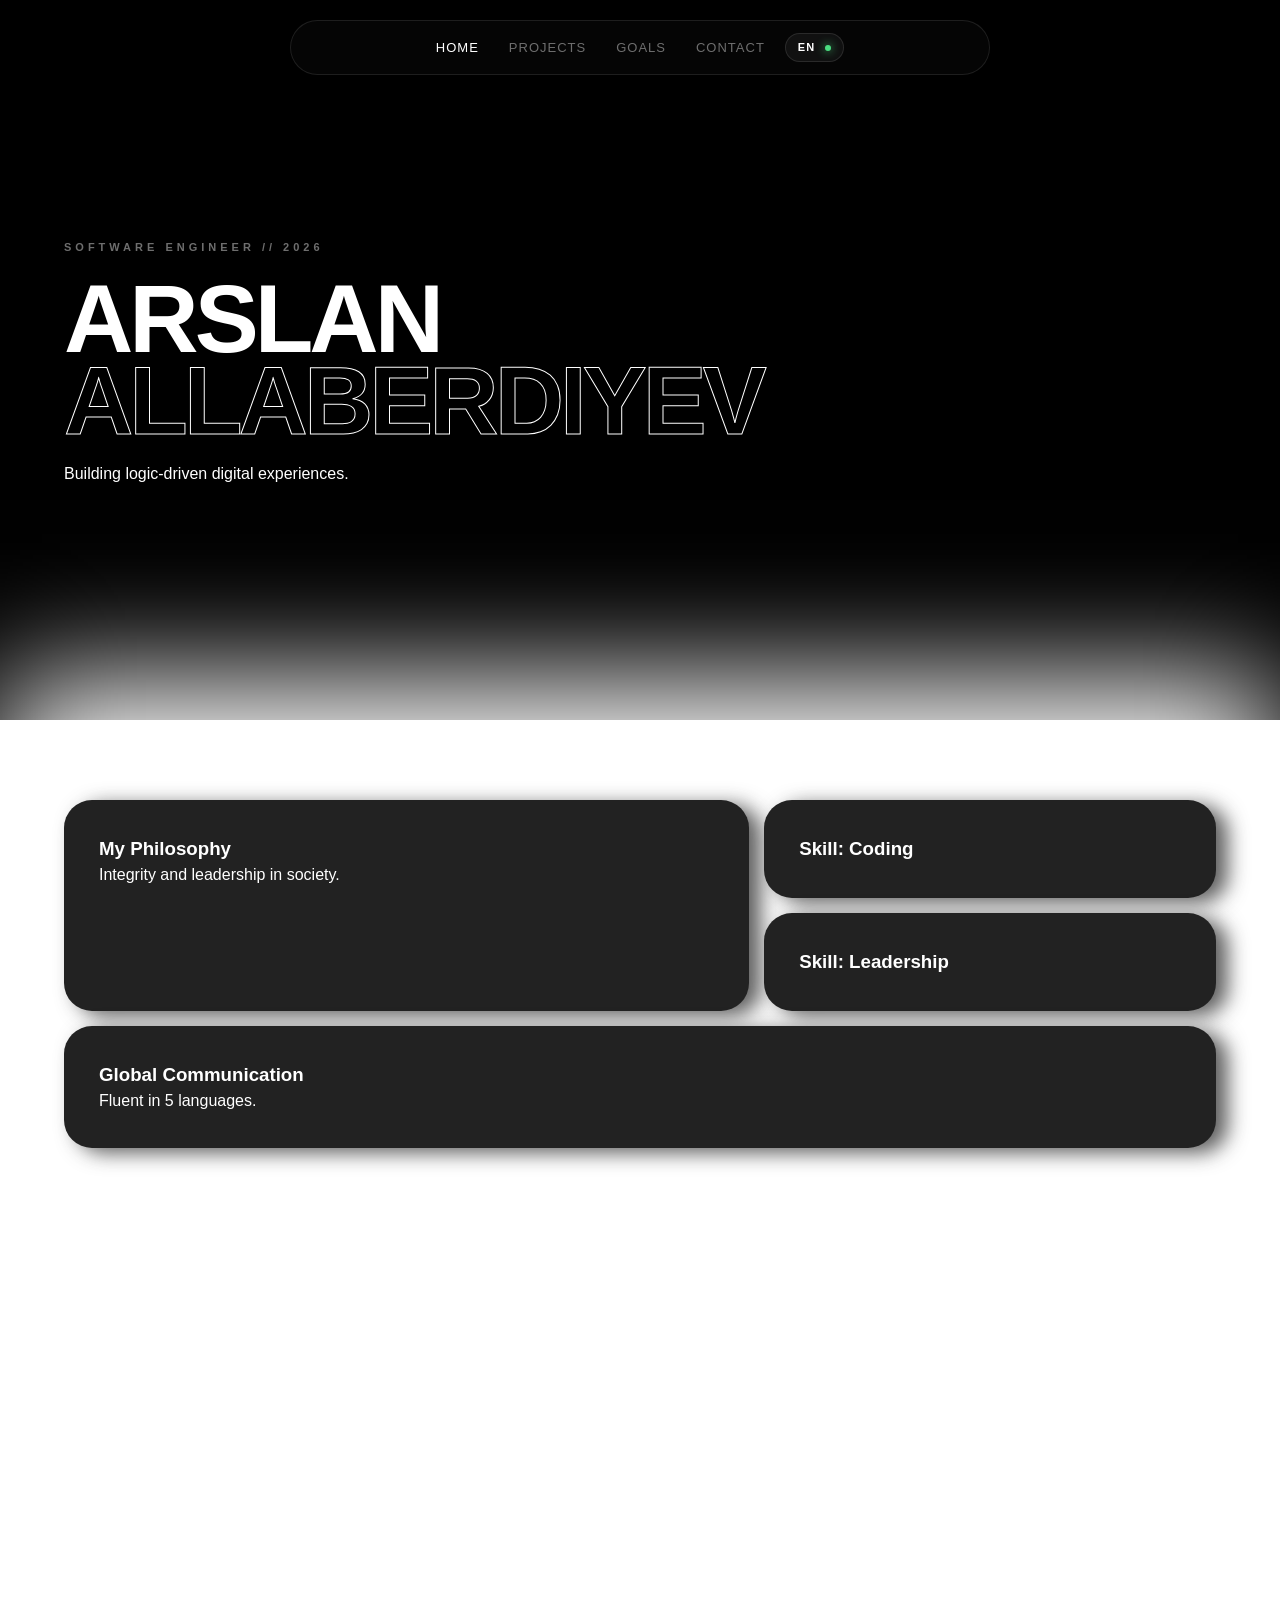
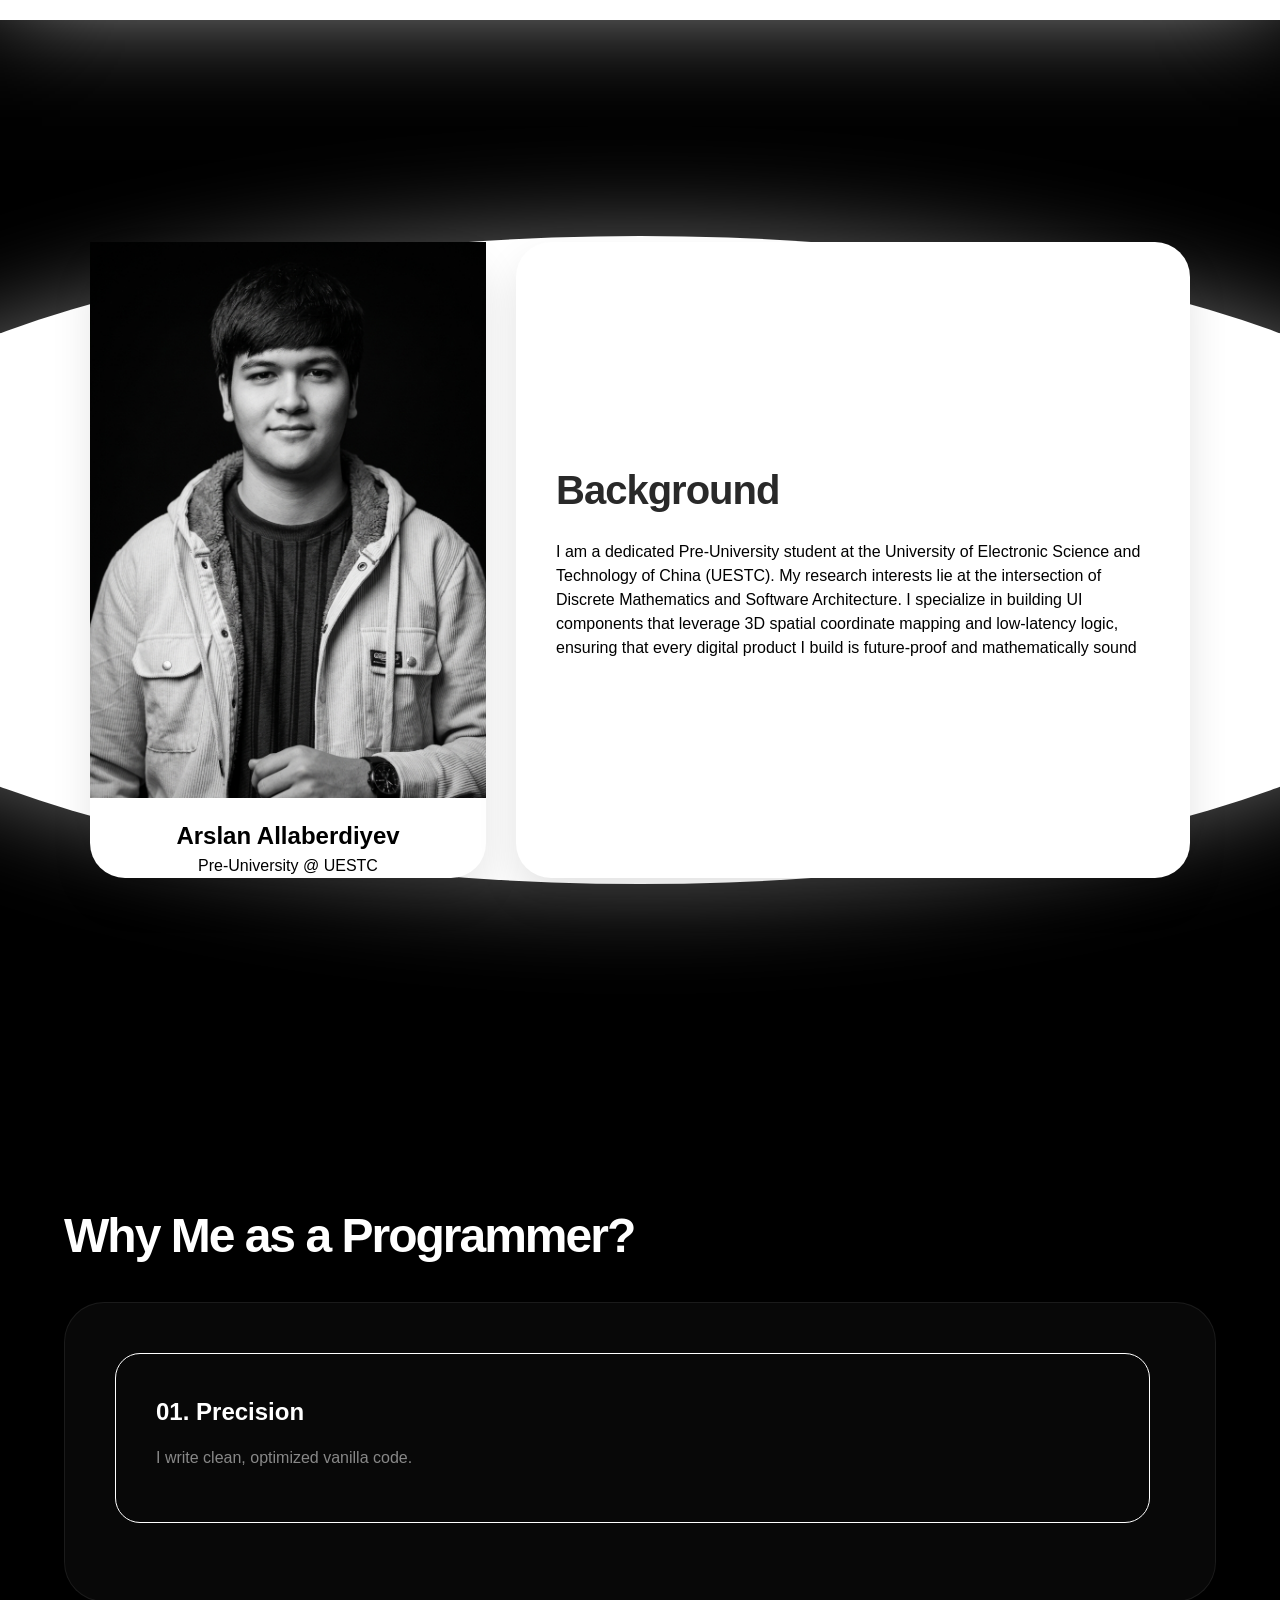
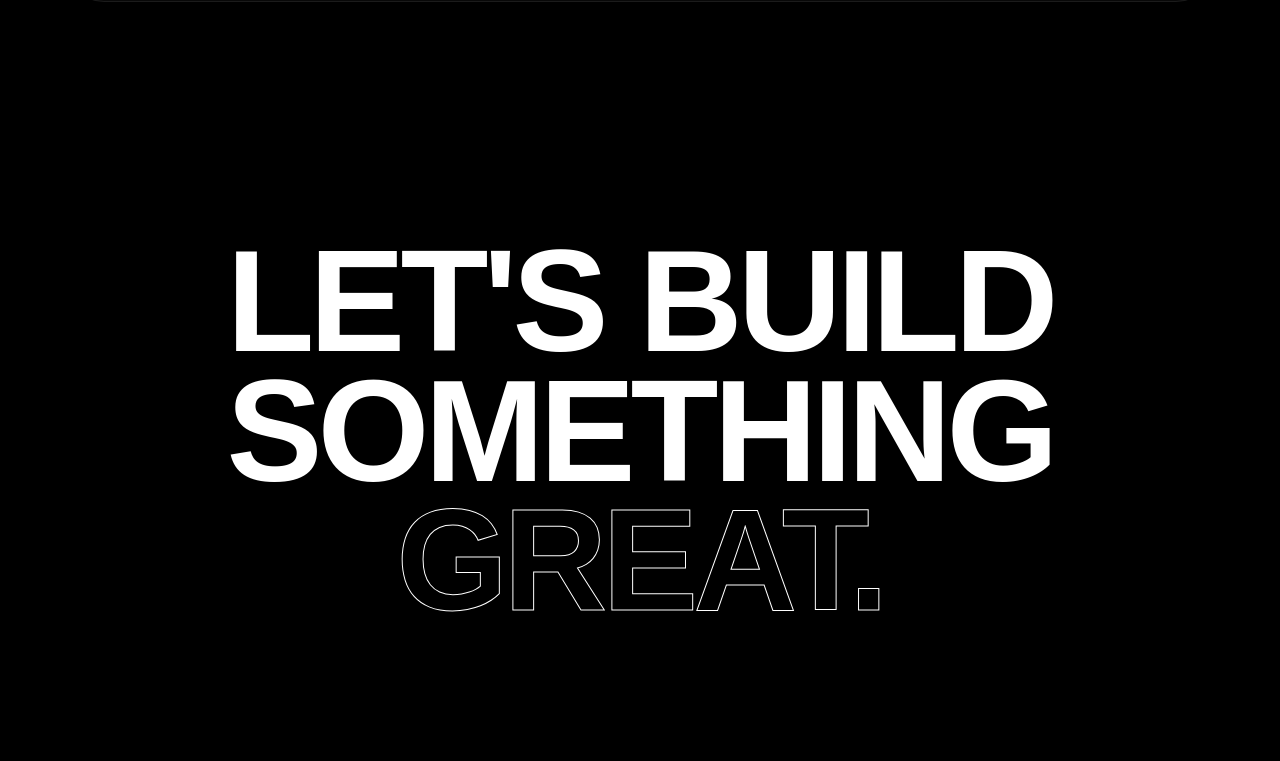
<file: index.html>
<!DOCTYPE html>
<html lang="en">
<head>
  <meta charset="UTF-8">
  <meta name="viewport" content="width=device-width, initial-scale=1.0">
  <title>Arslan | Digital Architect</title>
  <link rel="stylesheet" href="style.css">
  <link href="https://fonts.googleapis.com/css2?family=Space+Grotesk:wght@300;400;500;600;700&display=swap" rel="stylesheet">
</head>
<body>

  <nav class="glass-nav">
    <div class="nav-links">
      <a href="index.html" class="active" data-en="Home" data-cn="首页">Home</a>
      <a href="projects.html" data-en="Projects" data-cn="项目">Projects</a>
      <a href="goals.html" data-en="Goals" data-cn="目标">Goals</a>
      <a href="contact.html" data-en="Contact" data-cn="联系方式">Contact</a>
    </div>
    <div class="lang-switch" onclick="toggleLanguage()">
      <span id="lang-text">EN</span>
      <div class="switch-dot"></div>
    </div>
  </nav>

  <section class="intro-section" id="home">
    <div class="intro-content">
      <span class="tag" data-en="SOFTWARE ENGINEER // 2026" data-cn="软件工程师 // 2026">SOFTWARE ENGINEER // 2026</span>
      <h1 data-en="ARSLAN <span class='glow'>ALLABERDIYEV</span>" data-cn="柏晟华">ARSLAN <br><span class="glow">ALLABERDIYEV</span></h1>
      <p data-en="Building logic-driven digital experiences." data-cn="构建逻辑驱动的数字化体验。">Building logic-driven digital experiences.</p>
    </div>
  </section>

  <section class="explore-section" id="explore">
    <div class="bento-grid">
      <div class="bento-item w-60 h-2">
        <h3 data-en="My Philosophy" data-cn="我的理念">My Philosophy</h3>
        <p data-en="Integrity and leadership in society." data-cn="社会中的诚信与领导力。">Integrity and leadership in society.</p>
      </div>
      <div class="bento-item w-40 h-1"><h3 data-en="Skill: Coding" data-cn="技能：编程">Skill: Coding</h3></div>
      <div class="bento-item w-40 h-1"><h3 data-en="Skill: Leadership" data-cn="技能：领导力">Skill: Leadership</h3></div>
      <div class="bento-item w-100 h-1">
        <h3 data-en="Global Communication" data-cn="全球沟通">Global Communication</h3>
        <p data-en="Fluent in 5 languages." data-cn="精通五种语言。">Fluent in 5 languages.</p>
      </div>
    </div>
  </section>

  <section class="about-section" id="about">
    <div class="oval-bg"></div>
    <div class="about-container">
      <div class="profile-card">
        <div class="photo-box"><img src="myphoto.jpeg" alt="Arslan" /></div>
        <h2>Arslan Allaberdiyev</h2>
        <p data-en="Pre-University @ UESTC" data-cn="电子科技大学 预科生">Pre-University @ UESTC</p>
      </div>
      <div class="info-card">
        <h3 data-en="Background" data-cn="个人背景">Background</h3>
        <p data-en="I am a dedicated Pre-University student at the University of Electronic Science and Technology of China (UESTC). My research interests lie at the intersection of Discrete Mathematics and Software Architecture. I specialize in building UI components that leverage 3D spatial coordinate mapping and low-latency logic, ensuring that every digital product I build is future-proof and mathematically sound." 
           data-cn="我是电子科技大学（UESTC）的一名大学预科学生，学习成绩优异。我的研究兴趣在于离散数学和软件架构的交叉领域。我专注于构建利用三维空间坐标映射和低延迟逻辑的用户界面组件，确保我开发的每一个数字产品都具有前瞻性和数学上的严谨性。">I am a dedicated Pre-University student at the University of Electronic Science and Technology of China (UESTC). My research interests lie at the intersection of Discrete Mathematics and Software Architecture. I specialize in building UI components that leverage 3D spatial coordinate mapping and low-latency logic, ensuring that every digital product I build is future-proof and mathematically sound</p>
      </div>
    </div>
  </section>

<section class="why-me-section">
    <h2 data-en="Why Me as a Programmer?" data-cn="为什么选择我？">Why Me as a Programmer?</h2>
    <div class="outer-box">
      <div class="scroll-container">
        <div class="reason-box">
          <h4 data-en="01. Precision" data-cn="01. 精确度">01. Precision</h4>
          <p data-en="I write clean, optimized vanilla code." data-cn="我编写整洁、优化的原生代码。">I write clean, optimized vanilla code.</p>
        </div>
        <div class="reason-box">
         <h4 data-en="02. Math Logic" data-cn="02. 数学逻辑">02. Math Logic</h4>
          <p data-en="Advanced set theory integration." data-cn="高等集合论集成。">Advanced set theory integration.</p>
        </div>
        <div class="reason-box">
          <h4 data-en="03. UI Mastery" data-cn="03. UI 精通">03. UI Mastery</h4>
          <p data-en="Expertise in 3D CSS interaction." data-cn="精通 3D CSS 交互设计。">Expertise in 3D CSS interaction.</p>
        </div>
        <div class="reason-box">
          <h4 data-en="04. Leadership" data-cn="04. 领导力">04. Leadership</h4>
          <p data-en="Accountability and ownership." data-cn="责任感与担当。">Accountability and ownership.</p>
        </div>
      </div>
    </div>
  </section>

  <footer class="final-cta">
    <h2 class="big-text" data-en="LET'S BUILD SOMETHING <span class='glow'>GREAT.</span>" data-cn="让我们共同创造卓越。">LET'S BUILD SOMETHING <span class="glow">GREAT.</span></h2>
  </footer>

  <script src="script.js"></script>
</body>
</html>
</file>
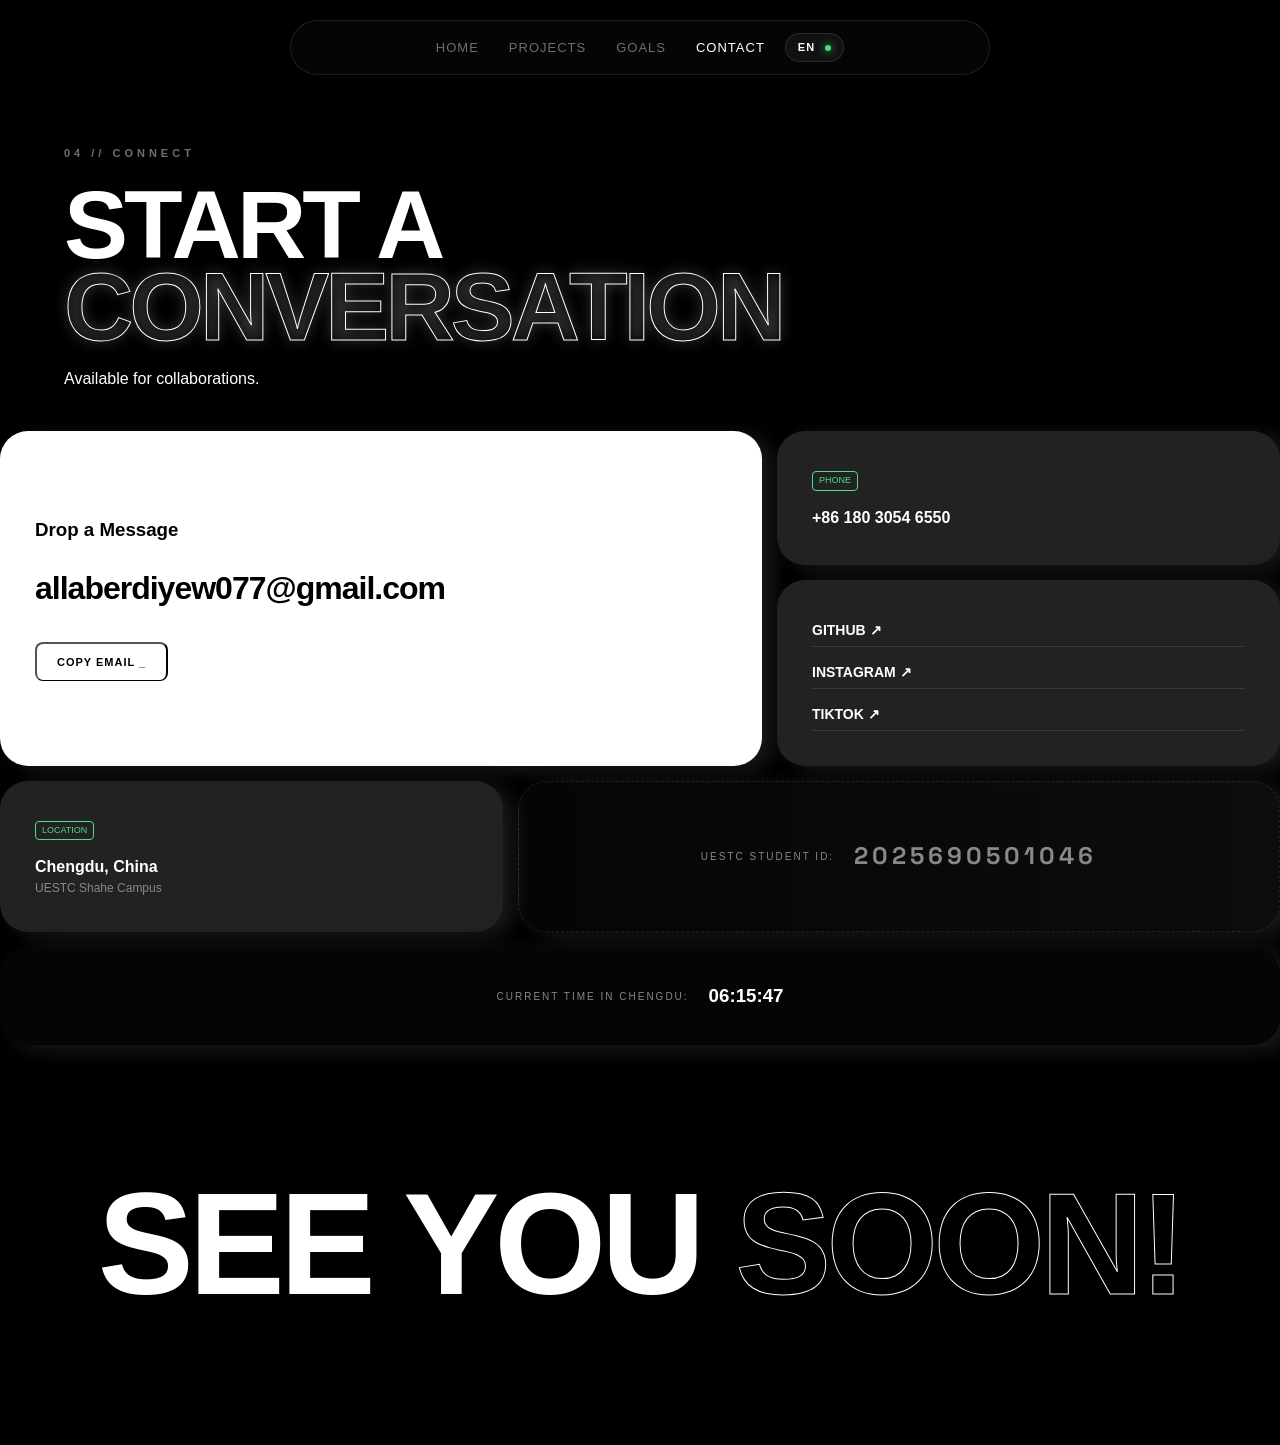
<file: contact.html>
<!DOCTYPE html>
<html lang="en">
<head>
  <meta charset="UTF-8">
  <meta name="viewport" content="width=device-width, initial-scale=1.0">
  <title>Contact | Arslan</title>
  <link rel="stylesheet" href="style.css">
  <link href="https://fonts.googleapis.com/css2?family=Space+Grotesk:wght@300;400;500;600;700&display=swap" rel="stylesheet">
</head>
<body class="contact-page">

  <nav class="glass-nav">
    <div class="nav-links">
      <a href="index.html" data-en="Home" data-cn="首页">Home</a>
      <a href="projects.html" data-en="Projects" data-cn="项目">Projects</a>
      <a href="goals.html" data-en="Goals" data-cn="目标">Goals</a>
      <a href="contact.html" class="active" data-en="Contact" data-cn="联系方式">Contact</a>
    </div>
    <div class="lang-switch" onclick="toggleLanguage()">
      <span id="lang-text">EN</span>
      <div class="switch-dot"></div>
    </div>
  </nav>

  <section class="contact-hero">
    <div class="intro-content">
      <span class="tag">04 // CONNECT</span>
      <h1 data-en="START A <span class='glow'>CONVERSATION</span>" data-cn="开启对话">START A <br><span class="glow-text">CONVERSATION</span></h1>
      <p data-en="Available for collaborations." data-cn="欢迎咨询与合作。">Available for collaborations.</p>
    </div>
  </section>

  <section class="contact-grid-container">
    <div class="bento-grid">
      <div class="bento-item w-60 h-2 contact-main">
        <h3 data-en="Drop a Message" data-cn="给我留言">Drop a Message</h3>
        <p class="email-display">allaberdiyew077@gmail.com</p>
        <button class="p-btn" onclick="copyEmail()" data-en="COPY EMAIL _" data-cn="复制邮箱 _">COPY EMAIL _</button>
      </div>
      <div class="bento-item w-40 h-1">
        <span class="p-status">PHONE</span>
        <h4>+86 180 3054 6550</h4>
      </div>
      <div class="bento-item w-40 h-1 social-links">
        <a href="https://github.com/ArslanAllaberdiyev" target="_blank">GITHUB ↗</a>
        <a href="https://instagram.com/arslan_allaberdiyevv" target="_blank">INSTAGRAM ↗</a>
        <a href="https://tiktok.com/@arslan_allaberdiyew" target="_blank">TIKTOK ↗</a>
      </div>
      <div class="bento-item w-40 h-1">
        <span class="p-status" data-en="LOCATION" data-cn="所在地">LOCATION</span>
        <h4 data-en="Chengdu, China" data-cn="中国 成都">Chengdu, China</h4>
        <p style="font-size: 12px; color: #888;">UESTC Shahe Campus</p>
      </div>
      <div class="bento-item w-60 h-1 student-id-card">
        <div class="time-flex">
          <p data-en="UESTC STUDENT ID:" data-cn="电子科技大学学号:">UESTC STUDENT ID:</p>
          <h3 id="id-display">2025690501046</h3>
        </div>
      </div>
      <div class="bento-item w-100 h-1 timezone-box">
        <div class="time-flex">
          <p data-en="CURRENT TIME IN CHENGDU:" data-cn="成都当前时间:">CURRENT TIME IN CHENGDU:</p>
          <h3 id="local-time">00:00:00</h3>
        </div>
      </div>
    </div>
  </section>

  <footer class="final-cta">
    <h2 class="big-text" data-en="SEE YOU <span class='glow'>SOON!</span>" data-cn="期待相见！">SEE YOU <span class="glow">SOON!</span></h2>
  </footer>

  <script src="script.js"></script>
</body>
</html>
</file>
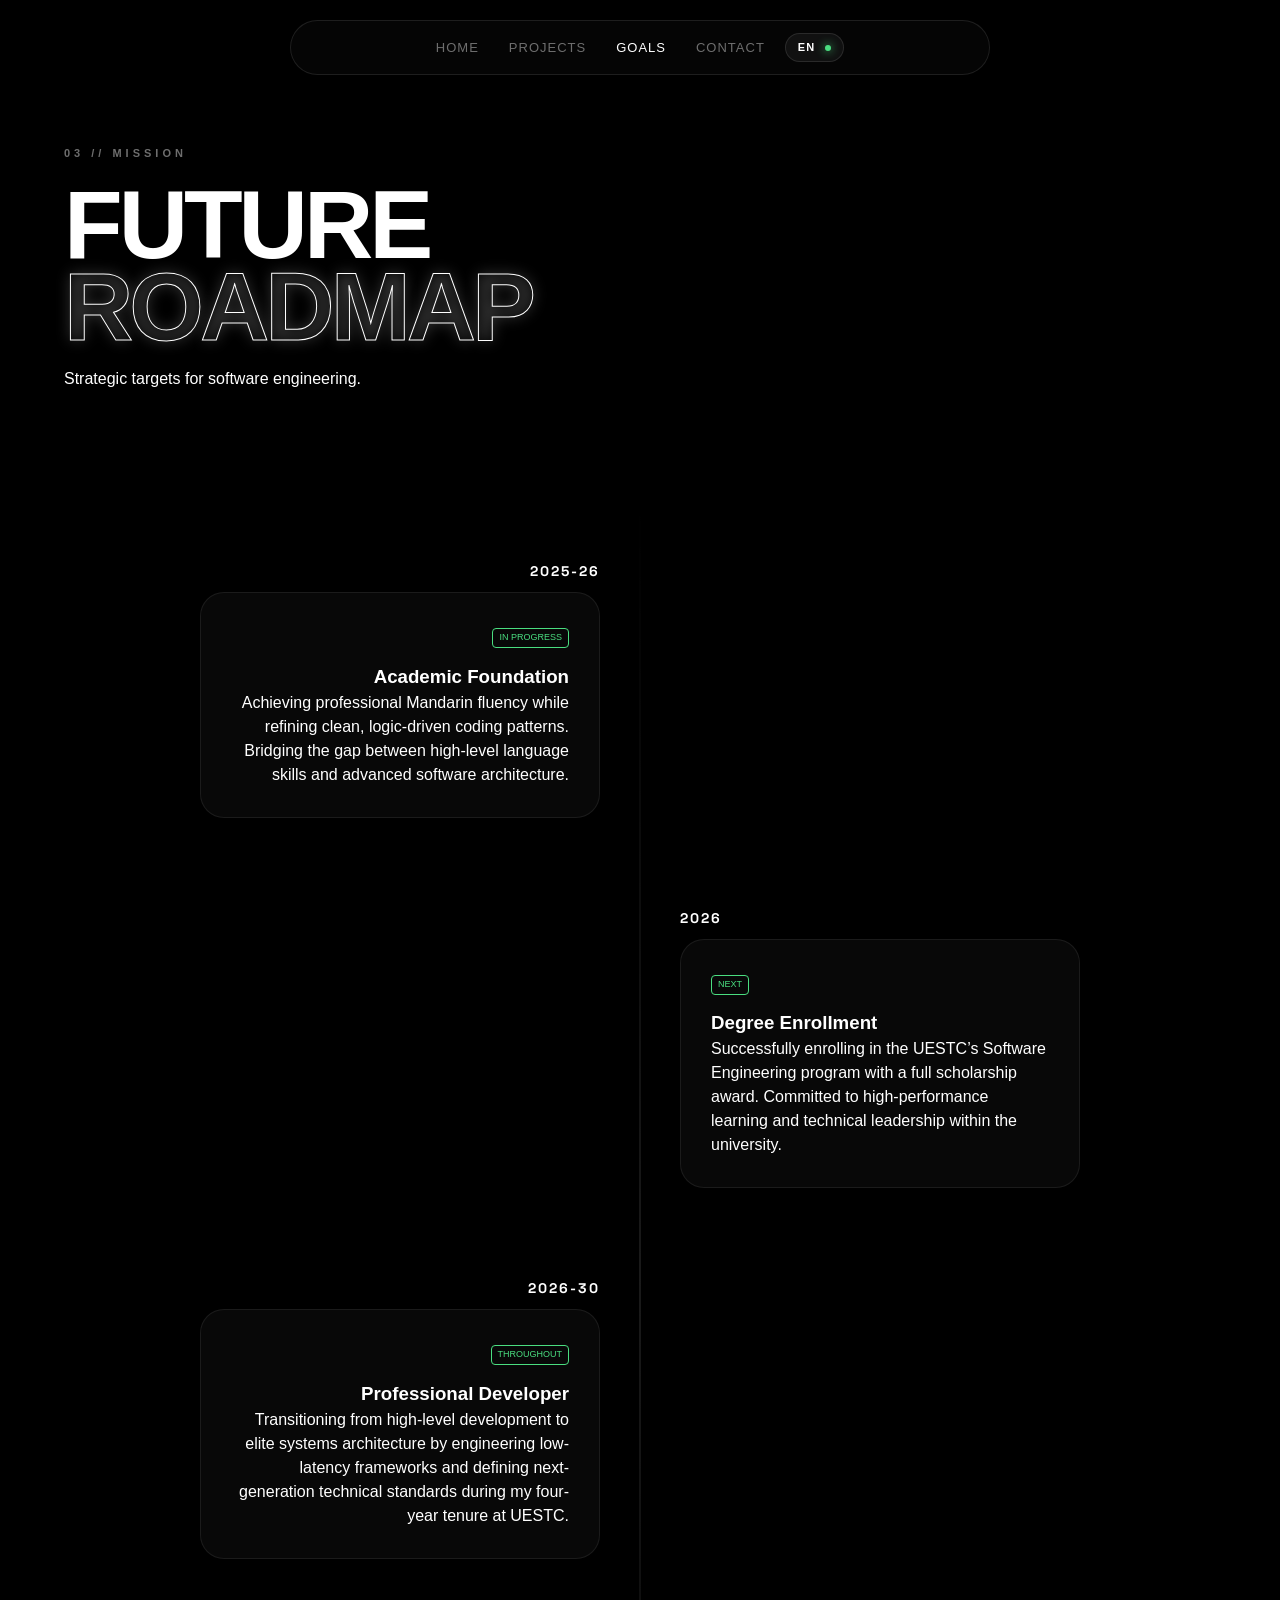
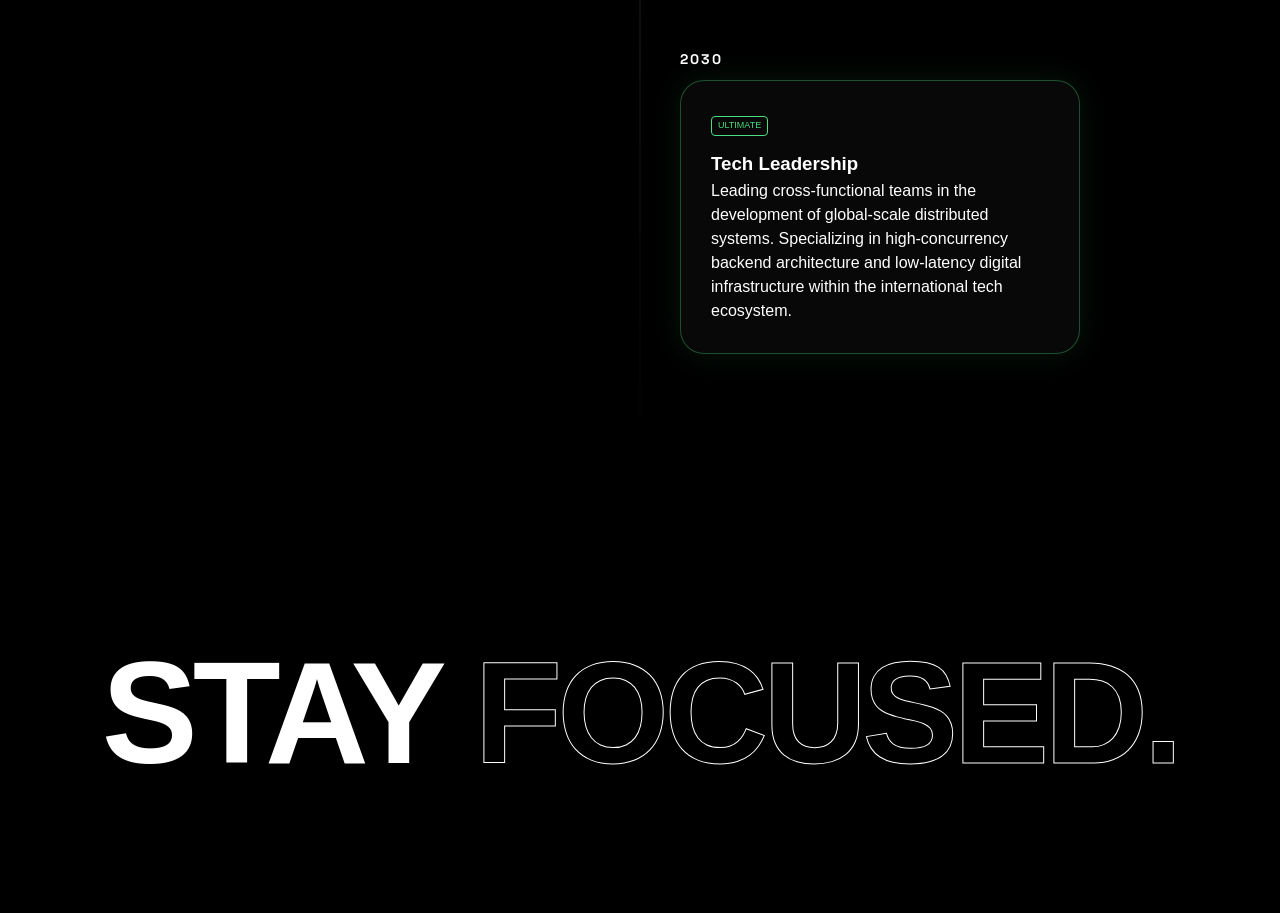
<file: goals.html>
<!DOCTYPE html>
<html lang="en">
<head>
  <meta charset="UTF-8">
  <meta name="viewport" content="width=device-width, initial-scale=1.0">
  <title>Goals | Arslan</title>
  <link rel="stylesheet" href="style.css">
  <link href="https://fonts.googleapis.com/css2?family=Space+Grotesk:wght@300;400;500;600;700&display=swap" rel="stylesheet">
</head>
<body class="goals-page">

  <nav class="glass-nav">
    <div class="nav-links">
      <a href="index.html" data-en="Home" data-cn="首页">Home</a>
      <a href="projects.html" data-en="Projects" data-cn="项目">Projects</a>
      <a href="goals.html" class="active" data-en="Goals" data-cn="目标">Goals</a>
      <a href="contact.html" data-en="Contact" data-cn="联系方式">Contact</a>
    </div>
    <div class="lang-switch" onclick="toggleLanguage()">
      <span id="lang-text">EN</span>
      <div class="switch-dot"></div>
    </div>
  </nav>

  <section class="goals-hero">
    <div class="intro-content">
      <span class="tag">03 // MISSION</span>
      <h1 data-en="FUTURE <span class='glow'>ROADMAP</span>" data-cn="未来规划">FUTURE <br><span class="glow-text">ROADMAP</span></h1>
      <p data-en="Strategic targets for software engineering." data-cn="软件工程的战略目标。">Strategic targets for software engineering.</p>
    </div>
  </section>

  <section class="timeline-container">
    <div class="timeline-line"></div>
    <div class="timeline-item left">
      <div class="time-marker">2025-26</div>
      <div class="goal-card">
        <span class="p-status" data-en="IN PROGRESS" data-cn="进行中">IN PROGRESS</span>
        <h3 data-en="Academic Foundation" data-cn="学术基础">Academic Foundation</h3>
        <p data-en="Achieving professional Mandarin fluency while refining clean, logic-driven coding patterns. Bridging the gap between high-level language skills and advanced software architecture." data-cn="在精进简洁、逻辑驱动的编码模式的同时，达到专业级的普通话水平。弥合高级语言技能与先进软件架构之间的鸿沟。">Achieving professional Mandarin fluency while refining clean, logic-driven coding patterns. Bridging the gap between high-level language skills and advanced software architecture.</p>
      </div>
    </div>
    <div class="timeline-item right">
      <div class="time-marker">2026</div>
      <div class="goal-card">
        <span class="p-status" data-en="NEXT" data-cn="下一步">NEXT</span>
        <h3 data-en="Degree Enrollment" data-cn="学位入学">Degree Enrollment</h3>
        <p data-en="Successfully enrolling in the <span class='dynamic-uni'>UESTC</span>’s Software Engineering program with a full academic award. Committed to high-performance learning and technical leadership within the university." data-cn="成功考入<span class='dynamic-uni'>电子科技大学</span>软件工程专业，并获得全额奖学金。致力于在校内进行高效学习并发挥技术领导作用。">Successfully enrolling in the <span class="dynamic-uni">UESTC</span>’s Software Engineering program with a full scholarship award. Committed to high-performance learning and technical leadership within the university.</p>
      </div>
    </div>
    <div class="timeline-item left">
  <div class="time-marker">2026-30</div>
  <div class="goal-card">
    <span class="p-status" data-en="THROUGHOUT" data-cn="在此期间">THROUGHOUT</span>
    
    <h3 data-en="Professional Developer" 
        data-cn="专业开发人员">
        Professional Developer
    </h3>
    
    <p data-en="Transitioning from high-level development to elite systems architecture by engineering low-latency frameworks and defining next-generation technical standards during my four-year tenure at <span class='dynamic-uni'>UESTC</span>" 
       data-cn="通过工程低延迟框架从高级开发到精英系统架构的转变，并在我在<span class='dynamic-uni'>电子科技大学</span>的四年任期内定义下一代技术标准。">
       Transitioning from high-level development to elite systems architecture by engineering low-latency frameworks and defining next-generation technical standards during my four-year tenure at <span class="dynamic-uni">UESTC</span>.
    </p>
  </div>
</div>

    <div class="timeline-item right">
      <div class="time-marker">2030</div>
      <div class="goal-card highlight-card">
        <span class="p-status" data-en="ULTIMATE" data-cn="终极目标">ULTIMATE</span>
        <h3 data-en="Tech Leadership" data-cn="技术领导力">Tech Leadership</h3>
        <p data-en="Leading cross-functional teams in the development of global-scale distributed systems. Specializing in high-concurrency backend architecture and low-latency digital infrastructure within the international tech ecosystem." data-cn="领导跨职能团队开发全球规模的分布式系统。专注于国际科技生态系统中的高并发后端架构和低延迟数字基础设施。">Leading cross-functional teams in the development of global-scale distributed systems. Specializing in high-concurrency backend architecture and low-latency digital infrastructure within the international tech ecosystem.</p>
      </div>
    </div>
  </section>

  <footer class="final-cta">
    <h2 class="big-text" data-en="STAY <span class='glow'>FOCUSED.</span>" data-cn="保持专注。">STAY <span class="glow">FOCUSED.</span></h2>
  </footer>

  <script src="script.js"></script>

</body>
</html>
</file>
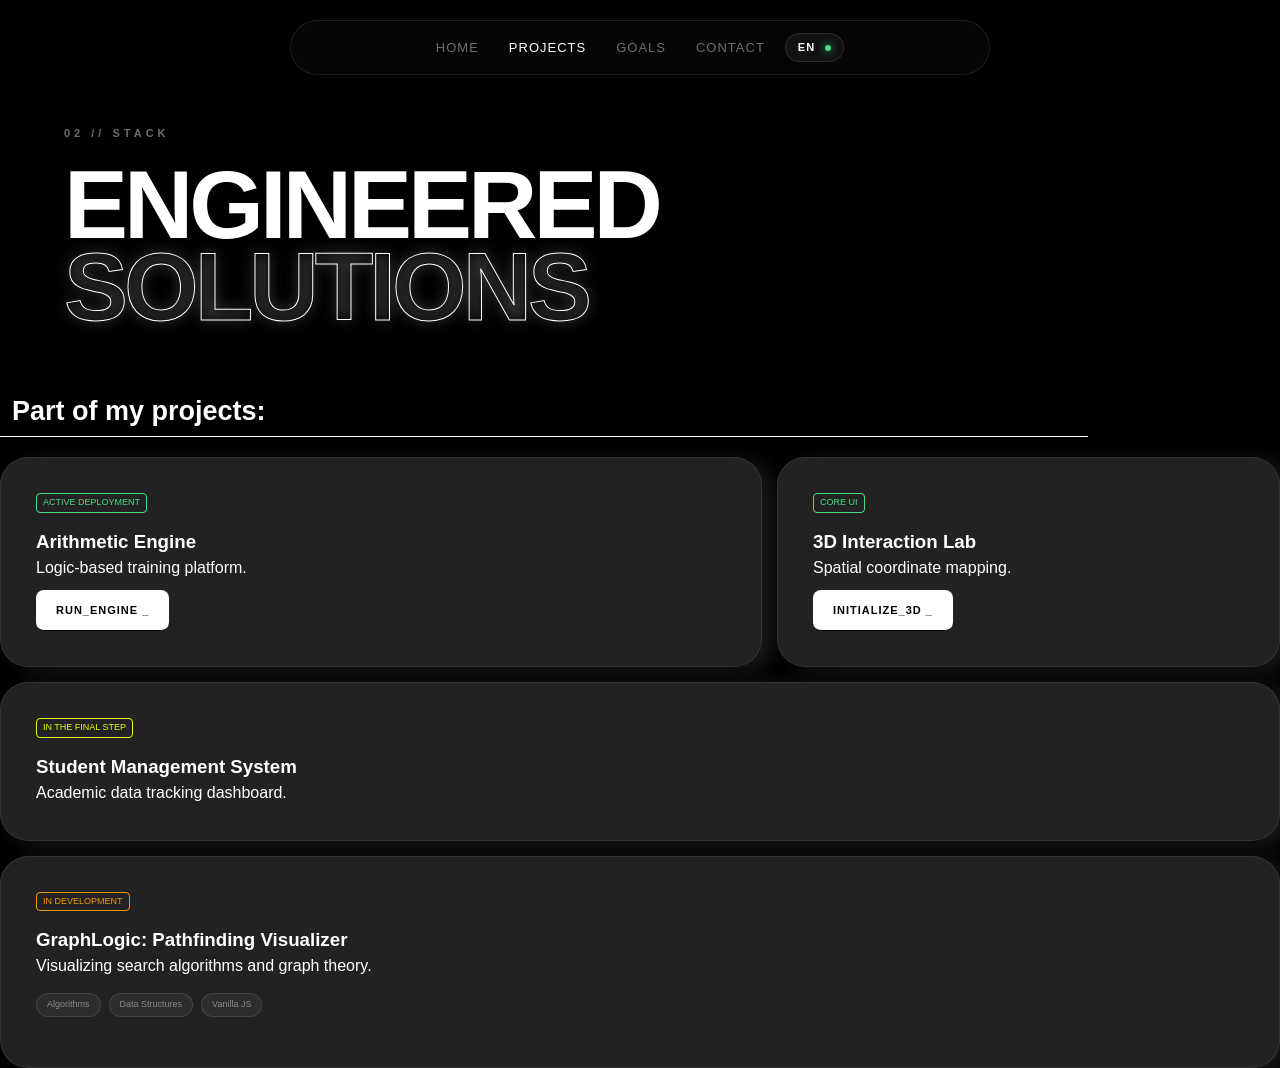
<file: projects.html>
<!DOCTYPE html>
<html lang="en">
<head>
  <meta charset="UTF-8">
  <meta name="viewport" content="width=device-width, initial-scale=1.0">
  <title>Projects | Arslan</title>
  <link rel="stylesheet" href="style.css">
  <link href="https://fonts.googleapis.com/css2?family=Space+Grotesk:wght@300;400;500;600;700&display=swap" rel="stylesheet">
</head>
<body class="project-page">

  <nav class="glass-nav">
    <div class="nav-links">
      <a href="index.html" data-en="Home" data-cn="首页">Home</a>
      <a href="projects.html" class="active" data-en="Projects" data-cn="项目">Projects</a>
      <a href="goals.html" data-en="Goals" data-cn="目标">Goals</a>
      <a href="contact.html" data-en="Contact" data-cn="联系方式">Contact</a>
    </div>
    <div class="lang-switch" onclick="toggleLanguage()">
      <span id="lang-text">EN</span>
      <div class="switch-dot"></div>
    </div>
  </nav>

  <section class="project-hero">
    <div class="intro-content">
      <span class="tag">02 // STACK</span>
      <h1 data-en="ENGINEERED <span class='glow'>SOLUTIONS</span>" data-cn="工程解决方案">ENGINEERED <br><span class="glow-text">SOLUTIONS</span></h1>
    </div>
  </section>
  
  <div class="text1">
    <h3 data-en="Part of my projects:" data-cn="我的部分项目：">Part of my projects:</h3>
  </div>

  <section class="project-grid-container">
    <div class="bento-grid">
      <div class="bento-item w-60 h-2 project-card-fx">
        <div class="p-status" data-en="ACTIVE DEPLOYMENT" data-cn="已上线">ACTIVE DEPLOYMENT</div>
        <h3 data-en="Arithmetic Engine" data-cn="算术引擎">Arithmetic Engine</h3>
        <p data-en="A logic-based training platform designed to sharpen mental calculation." data-cn="一个旨在提高心算能力的逻辑训练平台。">Logic-based training platform.</p>
        <a href="https://arslanallaberdiyev.github.io/Arithmetic-learning/" target="_blank" class="p-btn" data-en="RUN_ENGINE _" data-cn="运行引擎 _">RUN_ENGINE _</a>
      </div>

      <div class="bento-item w-40 h-2 project-card-fx">
        <div class="p-status" data-en="CORE UI" data-cn="核心界面">CORE UI</div>
        <h3 data-en="3D Interaction Lab" data-cn="3D 交互实验室">3D Interaction Lab</h3>
        <p data-en="Advanced spatial coordinate mapping using vanilla CSS3." data-cn="使用原生 CSS3 进行高级空间坐标映射。">Spatial coordinate mapping.</p>
        <a href="https://arslanallaberdiyev.github.io/3D-cube/" target="_blank" class="p-btn" data-en="INITIALIZE_3D _" data-cn="初始化 3D _">INITIALIZE_3D _</a>
      </div>

      <div class="bento-item w-100 h-1 project-card-fx">
        <div class="p-status" style="border-color: #E8FF00; color: #E8FF00;" data-en="IN THE FINAL STEP" data-cn="在最后一步">IN THE FINAL STEP</div>
        <h3 data-en="Student Management System" data-cn="学生管理系统">Student Management System</h3>
        <p data-en="A comprehensive dashboard for academic data tracking." data-cn="用于学术数据跟踪的综合仪表板。">Academic data tracking dashboard.</p>
      </div>
      
        <div class="bento-item w-100 h-1 project-card-fx">
  <div class="p-status" style="border-color: #ff9800; color: #ff9800;" data-en="IN DEVELOPMENT" data-cn="开发中">IN DEVELOPMENT</div>
  <h3 data-en="GraphLogic: Pathfinding Visualizer" data-cn="图逻辑：路径规划可视化">GraphLogic: Pathfinding Visualizer</h3>
  <p data-en="A tool visualizing Dijkstra’s algorithm and A* search. Integrating graph theory logic with high-performance grid rendering." 
     data-cn="一个可视化迪杰斯特拉算法和A*搜索的工具。将图论逻辑与高性能网格渲染相结合。">
     Visualizing search algorithms and graph theory.
  </p>
  <div class="tech-stack">
    <span data-en="Algorithms" data-cn="算法">Algorithms</span>
    <span data-en="Data Structures" data-cn="数据结构">Data Structures</span>
    <span data-en="Vanilla JS" data-cn="原生 JS">Vanilla JS</span>
  </div>
</div>
    </div>
  </section>

  <script src="script.js"></script>
</body>
</html>
</file>
<file: style.css>
:root {
  --bg-black: #000000;
  --bg-white: #ffffff;
  --glass: rgba(10, 10, 10, 0.57);
  --text-dim: #6E6E6E;
}

* { margin: 0; padding: 0; box-sizing: border-box; font-family: 'Inter', sans-serif; -webkit-font-smoothing: antialiased; }
body { background: var(--bg-black); color: white; overflow-x: hidden; line-height: 1.5;
  user-select: none; 
  -webkit-tap-highlight-color: transparent;
}

/* --- 1. RESPONSIVE NAV --- */
.glass-nav {
  position: fixed; top: 20px; left: 50%; transform: translateX(-50%);
  width: 90%; max-width: 700px; height: 55px; z-index: 1000;
  background: var(--glass); backdrop-filter: blur(25px);
  border-radius: 100px; border: 1px solid rgba(255,255,255,0.1);
  display: flex; align-items: center; justify-content: center;
}
.nav-links { display: flex; gap: clamp(10px, 3vw, 30px); align-items: center;}
.nav-links a { color: var(--text-dim); text-decoration: none; font-size: 13px; font-weight: 500; transition: 0.3s; text-transform: uppercase; letter-spacing: 1px; }
.nav-links a:hover, .nav-links a.active { color: #fff; }

/* --- 2. INTRO (80vh) --- */
.intro-section {
  height: 80vh; display: flex; align-items: center; padding: 0 5%;
}
.intro-content h1 { font-size: clamp(2.5rem, 10vw, 6rem); line-height: 0.85; letter-spacing: -4px; margin: 20px 0; }
.tag { color: var(--text-dim); font-size: 11px; letter-spacing: 4px; font-weight: 600; }

/* --- 3. EXPLORE (WHITE BENTO) --- */
.explore-section {
  background: var(--bg-white); 
  background: linear-gradient(#FFFFFF, #FFFFFF);
  color: #000; padding: 80px 5%;
  min-height: 100vh; position: relative; z-index: 5;
  box-shadow: 0 -40px 120px rgba(255, 255, 255, 1);
}
.bento-grid {
  display: grid; 
  grid-template-columns: repeat(10, 1fr); 
  gap: 15px; max-width: 1400px; margin: 0 auto;
}
.bento-item { 
  background: #222222; border-radius: 28px; padding: 35px; 
  transition: 0.4s; 
  box-shadow: 12px 5px 20px #222222BA;
  color: #fff;
  font-family: 'Space Grotesk', sans-serif;
}
/* Desktop Grid Sizes */
.w-60 { grid-column: span 6; } .w-40 { grid-column: span 4; } .w-100 { grid-column: span 10; }
.h-2 { grid-row: span 2; }

/* --- 4. ABOUT (OVAL DESIGN) --- */
.about-section {
  background: var(--bg-black); min-height: 120vh; position: relative;
  display: flex; align-items: center; justify-content: center; padding: 100px 5%; overflow: hidden;
}
.oval-bg {
  position: absolute; width: 140%; height: 60%;
  background: var(--bg-white); border-radius: 50%;
  box-shadow: 0 0 100px rgba(255,255,255,0.4); z-index: 1; top: 20%;
}
.about-container {
  z-index: 2; color: #000; display: flex; flex-direction: row; 
  gap: 30px; width: 100%; max-width: 1100px;
}
.profile-card { flex: 1; background: #fff; padding: 0px; border-radius: 35px; text-align: center; box-shadow: 0 20px 40px rgba(0, 0, 0, 0.1); }
.photo-box { width: 100%; aspect-ratio: 1/1.2; background: #F0F0F000; border-radius: 25px; display: flex; align-items: center; justify-content: center; margin-bottom: 20px; font-weight: bold; color: #ccc; }

.info-card { flex: 1.5; padding: 40px; display: flex; flex-direction: column; justify-content: center; color: #000000; 
  background: #FFFFFF;
  border-radius: 35px;
  box-shadow: 0 20px 40px rgba(0, 0, 0, 0.11);
}
.info-card h3 { font-size: 2.5rem; margin-bottom: 20px; letter-spacing: -1px;
color: #292929;}

.photo-box img {
  width: 100%;
}

/* --- 5. WHY ME (SCROLLABLE) --- */
.why-me-section {
  padding: 100px 5%;
  max-width: 1400px; 
  margin: 0 auto; 
}

.why-me-section h2 { 
  font-size: 3rem;
  margin-bottom: 30px;
  letter-spacing: -2px; 
  color: #fff;
}

.outer-box {
  background: rgba(255,255,255,0.03);
  border: 1px solid rgba(255,255,255,0.08);
  padding: clamp(20px, 5vw, 50px); 
  border-radius: 40px;
  height: 300px;
  overflow: hidden;
}

.scroll-container {
  display: flex; 
  flex-direction: column;
  gap: 20px; 
  overflow-y: auto;
  scroll-snap-type: y mandatory; 
  height: 100%;
  padding-right: 15px;
}

.scroll-container::-webkit-scrollbar {
  width: 4px;
}
.scroll-container::-webkit-scrollbar-thumb {
  background: rgba(255,255,255,0.2);
  border-radius: 10px;
}

.reason-box {
  width: 100%; 
  min-height: 170px;
  scroll-snap-align: start;
  background: transparent;
  color: #FFFFFF; 
  padding: 40px;
  border-radius: 25px;
  border: 1px solid #fff;
  transition: 0.4s cubic-bezier(0.22, 1, 0.36, 1); 
}

.reason-box:hover { 
  border-color: #fff; 
  background: rgba(255,255,255,0.05); 
  transform: scale(0.99); /* Slight "press" effect */
}

.reason-box h4 {
  font-size: 1.5rem;
  margin-bottom: 15px;
  color: #fff;
}

.reason-box p {
  color: #888;
  line-height: 1.6;
}
/* --- 6. FOOTER --- */
.final-cta { padding: 15vh 0; text-align: center; }
.big-text { font-size: clamp(3rem, 12vw, 9rem); line-height: 0.9; letter-spacing: -5px; }
.glow { color: transparent; -webkit-text-stroke: 1px #fff; }

/* --- MOBILE RESPONSIVENESS (IPHONE/ANDROID) --- */
@media (max-width: 850px) {
  .bento-grid { grid-template-columns: 1fr; }
  .w-60, .w-40, .w-50, .w-100 { grid-column: span 1; }
  .h-2 { grid-row: span 1; }
  
  .about-container { flex-direction: column; }
  .oval-bg { width: 200%; height: 50%; top: 25%; }
  
  .intro-section { height: 70vh; }
  .nav-links a { font-size: 11px; margin: 0 5px; }
}

/* --- Language Switcher --- */
.lang-switch {
  margin-left: 20px;
  display: flex;
  align-items: center;
  gap: 10px;
  background: rgba(255, 255, 255, 0.05);
  padding: 5px 12px;
  border-radius: 50px;
  border: 1px solid rgba(255, 255, 255, 0.1);
  cursor: pointer;
  transition: 0.3s;
}

.lang-switch:hover { background: rgba(255, 255, 255, 0.1); }

.switch-dot {
  width: 6px;
  height: 6px;
  background: #4ade80; /* Neon green dot means "active" */
  border-radius: 50%;
  box-shadow: 0 0 10px #4ade80;
}

#lang-text { font-size: 11px; font-weight: bold; letter-spacing: 1px; }

/* --- Project Page Specifics --- */
.project-hero { padding: 120px 5% 40px; }
.glow-text { color: transparent; -webkit-text-stroke: 1px #fff; }

.p-status {
  font-size: 9px;
  border: 1px solid #4ade80;
  color: #4ade80;
  width: fit-content;
  padding: 2px 6px;
  border-radius: 4px;
  margin-bottom: 15px;
  display: inline-block;
}

.tech-stack { display: flex; gap: 10px; margin: 15px 0; }
.tech-stack span { font-size: 10px; color: var(--text-dim); background: rgba(255,255,255,0.05); padding: 4px 8px; border-radius: 4px; 
}

.p-btn {
  display: inline-block;
  margin-top: 200px;
  color: #fff;
  text-decoration: none;
  font-size: 12px;
  border-bottom: 1px solid #000000;
  padding-bottom: 9px;
  transition: 0.3s;
}
.p-btn:hover { letter-spacing: 1px; color: #4ade80; border-color: #4ade80; }

/* Projects Page Specific UI */
.glow-text {
  color: transparent;
  -webkit-text-stroke: 1px #fff;
  text-shadow: 0 0 15px rgba(255, 255, 255, 0.2);
}

.project-card-fx {
  display: flex;
  flex-direction: column;
  justify-content: space-between;
  border: 1px solid rgba(255, 255, 255, 0.08);
}

.p-btn {
  background: #fff;
  color: #000;
  padding: 12px 20px;
  border-radius: 8px;
  font-weight: 700;
  text-decoration: none;
  font-size: 11px;
  letter-spacing: 1px;
  width: fit-content;
  margin-top: 10px;
  transition: 0.3s cubic-bezier(0.25, 0.46, 0.45, 0.94);
  display: inline-block;
}

.p-btn:hover {
  background: #4ADE80; /* Neon green on hover */
  transform: translateX(5px);
  box-shadow: 0 0 20px rgba(74, 222, 128, 0.4);
  color: #000;
}

.tech-stack {
  display: flex;
  flex-wrap: wrap;
  gap: 8px;
  margin: 15px 0;
}

.tech-stack span {
  font-size: 9px;
  color: #888;
  background: rgba(255, 255, 255, 0.05);
  padding: 4px 10px;
  border-radius: 100px;
  border: 1px solid rgba(255, 255, 255, 0.1);
}

.text1 {
  height: 50px;
  width: 85%;
  display: flex;
  align-items: center;
  justify-content: start;
  margin-bottom: 20px;
  border-bottom: 1px solid #FFFFFF;
}
.text1 h3{
  margin-left: 12px;
  font-size: 27px;
  color: #FFFFFF;
}

/* --- GOALS PAGE DESIGN --- */
.goals-hero { padding: 140px 5% 60px; }

.timeline-container {
  position: relative;
  max-width: 1000px;
  margin: 50px auto;
  padding: 40px 20px;
}

/* The vertical line in the center */
.timeline-line {
  position: absolute;
  left: 50%;
  top: 0;
  width: 1px;
  height: 100%;
  background: linear-gradient(to bottom, transparent, rgba(255,255,255,0.2), transparent);
  transform: translateX(-50%);
}

.timeline-item {
  width: 50%;
  padding: 20px 40px;
  position: relative;
  margin-bottom: 50px;
}

.timeline-item.left { left: 0; text-align: right; }
.timeline-item.right { left: 50%; text-align: left; }

.time-marker {
  font-family: 'Space Grotesk', sans-serif;
  font-weight: 700;
  font-size: 14px;
  color: #fff;
  margin-bottom: 10px;
  letter-spacing: 2px;
}

.goal-card {
  background: rgba(255, 255, 255, 0.03);
  border: 1px solid rgba(255, 255, 255, 0.08);
  padding: 30px;
  border-radius: 24px;
  transition: 0.4s cubic-bezier(0.25, 0.46, 0.45, 0.94);
  backdrop-filter: blur(10px);
}

.goal-card:hover {
  background: rgba(255, 255, 255, 0.06);
  border-color: #fff;
  transform: scale(1.02);
}

.highlight-card {
  border-color: #4ade8055;
  box-shadow: 0 0 30px rgba(74, 222, 128, 0.1);
}

.goal-status {
  font-size: 9px;
  background: #fff;
  color: #000;
  padding: 3px 8px;
  border-radius: 4px;
  font-weight: 800;
  display: inline-block;
  margin-bottom: 15px;
}

.goal-tags {
  display: flex;
  gap: 10px;
  margin-top: 20px;
  justify-content: inherit;
}

.goal-tags span {
  font-size: 10px;
  color: #888;
  border: 1px solid rgba(255, 255, 255, 0.1);
  padding: 4px 10px;
  border-radius: 100px;
}

/* Mobile Fix for Timeline */
@media (max-width: 768px) {
  .timeline-line { left: 20px; }
  .timeline-item { width: 100%; left: 0 !important; text-align: left !important; padding-left: 50px; }
  .goal-tags { justify-content: flex-start; }
}

.underline{
  text-decoration: underline;
  text-transform: capitalize;
}

/* --- CONTACT PAGE DESIGN --- */
.contact-hero { padding: 140px 5% 40px; }

.contact-main {
  display: flex;
  flex-direction: column;
  justify-content: center;
  background: #fff !important;
  color: #000 !important;
}

.email-display {
  font-size: clamp(1.2rem, 4vw, 2rem);
  font-weight: 700;
  margin: 20px 0;
  letter-spacing: -1px;
}

.social-links {
  display: flex;
  flex-direction: column;
  justify-content: center;
  gap: 10px;
}

.social-links a {
  color: #fff;
  text-decoration: none;
  font-size: 14px;
  font-weight: 600;
  padding: 5px 0;
  border-bottom: 1px solid rgba(255,255,255,0.1);
  transition: 0.3s;
}

.social-links a:hover {
  color: #4ade80;
  padding-left: 5px;
}

.timezone-box {
  display: flex;
  align-items: center;
  justify-content: center;
  background: rgba(255,255,255,0.02) !important;
}

.time-flex {
  display: flex;
  align-items: center;
  gap: 20px;
}

.time-flex p { font-size: 10px; color: #888; letter-spacing: 2px; }

#local-time { font-variant-numeric: tabular-nums; color: #fff; }

@media (max-width: 850px) {
  .time-flex { flex-direction: column; gap: 5px; }
}

.student-id-card {
  background: linear-gradient(90deg, rgba(255,255,255,0.02), rgba(255,255,255,0.05)) !important;
  border: 1px dashed rgba(255,255,255,0.1) !important;
  display: flex;
  justify-content: center;
}

#id-display {
  font-family: 'Space Grotesk', sans-serif;
  letter-spacing: 4px;
  color: #888;
  font-size: clamp(1rem, 3vw, 1.5rem);
}
</file>
